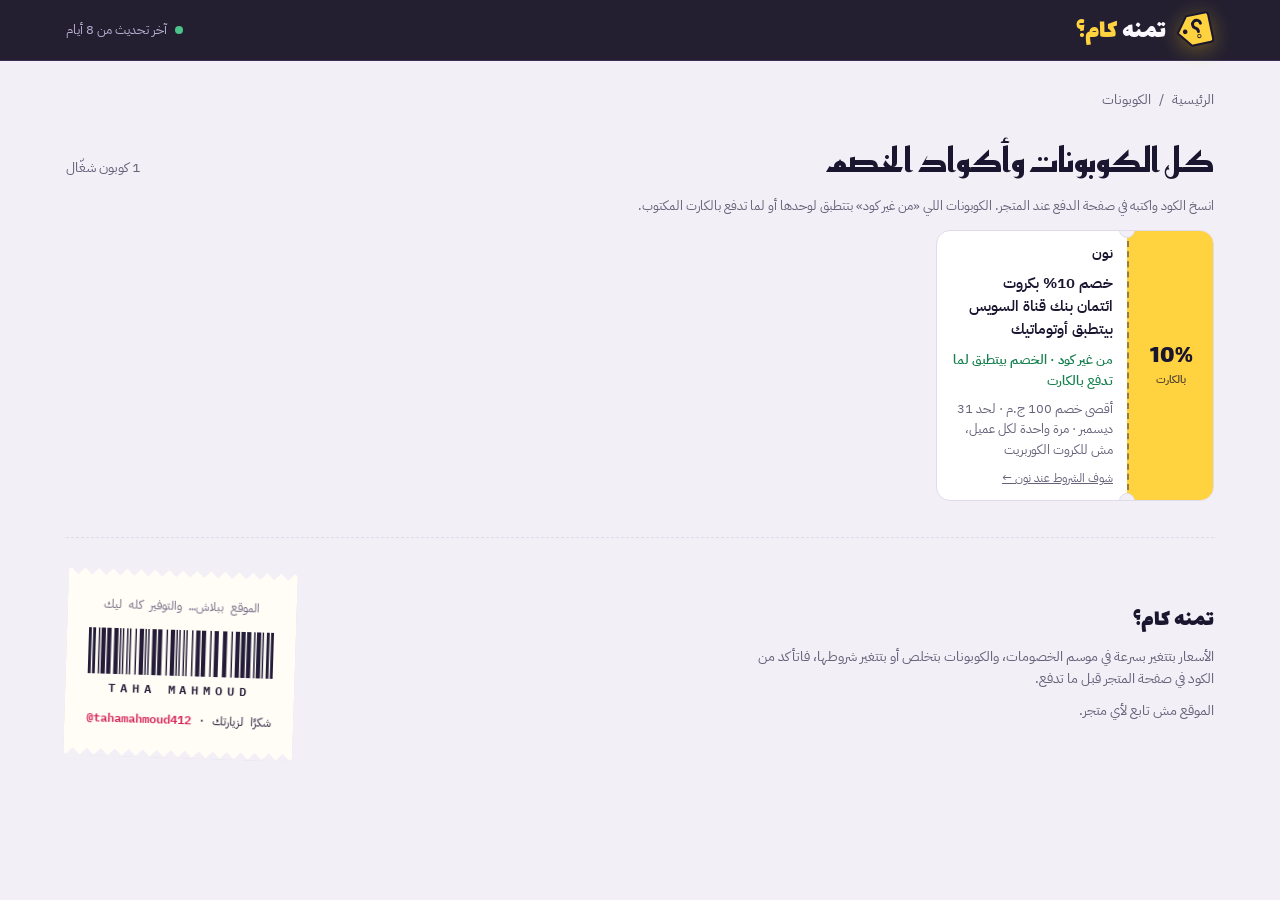
<file: coupons.html>
<!doctype html>
<html lang="ar" dir="rtl">
<head>
<meta charset="utf-8">
<meta name="viewport" content="width=device-width,initial-scale=1,viewport-fit=cover">
<title>كل الكوبونات | تمنه كام؟</title>
<meta name="description" content="كل كوبونات وأكواد خصم البلاك فرايدي في مصر من نون وأمازون وجوميا وغيرهم، بزرار نسخ للكود والشروط ولحد إمتى شغّال.">
<meta name="author" content="طه محمود (Taha Mahmoud)">
<meta name="theme-color" content="#120E1F">
<link rel="icon" type="image/svg+xml" href="assets/logo.svg?v=9">
<link rel="preconnect" href="https://fonts.googleapis.com">
<link rel="preconnect" href="https://fonts.gstatic.com" crossorigin>
<link rel="stylesheet" href="https://fonts.googleapis.com/css2?family=IBM+Plex+Mono:wght@400;600&family=IBM+Plex+Sans+Arabic:wght@400;500;600;700&family=Lalezar&family=Reem+Kufi:wght@600;700&display=swap">
<link rel="stylesheet" href="assets/style.css?v=9">
</head>
<body>
<header class="topbar">
  <div class="in">
    <a class="logo" href="./"><svg class="mark" viewBox="0 0 40 40" aria-hidden="true"><g transform="rotate(-12 20 20)"><path d="M15 5h19a3 3 0 0 1 3 3v24a3 3 0 0 1-3 3H15L3.5 20z" fill="var(--tag)" stroke="var(--tag-ink)" stroke-width="2" stroke-linejoin="round"/><circle cx="11" cy="20" r="2.3" fill="var(--tag-ink)"/><g transform="translate(48 0) scale(-1 1)" fill="none" stroke="var(--tag-ink)" stroke-width="3" stroke-linecap="round" stroke-linejoin="round"><path d="M20.3 14.6a4 4 0 1 1 6.2 3.6c-1.6.9-2.5 1.8-2.5 3.6v.6"/><circle cx="24" cy="27" r=".4" stroke-width="3.4"/></g></g></svg><span>تمنه <b>كام؟</b></span></a>
    <div class="status"><span class="dot" id="dot"></span><span id="statusText">بيحمّل…</span></div>
  </div>
</header>

<main class="wrap">
  <nav class="crumbs" aria-label="مكانك في الموقع"><a href="./">الرئيسية</a><span>/</span><span>الكوبونات</span></nav>

  <section style="display:grid;gap:14px" aria-labelledby="pageH">
    <div class="head"><h1 id="pageH" class="pageh">كل الكوبونات وأكواد الخصم</h1><span id="coupNote"></span></div>
    <p class="dnote" style="margin:0">انسخ الكود واكتبه في صفحة الدفع عند المتجر. الكوبونات اللي «من غير كود» بتتطبق لوحدها أو لما تدفع بالكارت المكتوب.</p>
    <div class="coupchips" id="coupChips"></div>
    <div class="coupons" id="coupons"><div class="empty">بيحمّل الكوبونات…</div></div>
  </section>

  <footer class="site-foot">
    <div class="disclaimer">
      <strong>تمنه كام؟</strong>
      <p style="margin:0">الأسعار بتتغير بسرعة في موسم الخصومات، والكوبونات بتخلص أو بتتغير شروطها، فاتأكد من الكود في صفحة المتجر قبل ما تدفع.</p>
      <p style="margin:0">الموقع مش تابع لأي متجر.</p>
    </div>
    <div id="credit"></div>
  </footer>
</main>

<script src="assets/common.js?v=9"></script>
<script>
(function(){
const {expired,el,loadData,setStatus,mixCoupons,couponCard}=BFR;
const $=id=>document.getElementById(id);
let coupons=[],store="all";
try{store=new URLSearchParams(location.search).get("store")||"all"}catch(e){}

function render(){
  const live=mixCoupons(coupons.filter(c=>!expired(c)));
  $("coupNote").textContent=live.length?live.length+" كوبون شغّال":"";
  const stores=[...new Set(live.map(c=>c.store))].sort();
  if(store!=="all"&&!stores.includes(store))store="all";
  const ch=$("coupChips");ch.textContent="";ch.hidden=stores.length<2;
  [["all","الكل"],...stores.map(s=>[s,s])].forEach(([v,label])=>{
    const n=v==="all"?live.length:live.filter(c=>c.store===v).length;
    const b=el("button","chip",label+" ("+n+")");b.type="button";b.setAttribute("aria-pressed",String(store===v));
    b.onclick=()=>{store=v;render()};ch.appendChild(b);
  });
  const box=$("coupons");box.textContent="";
  const list=live.filter(c=>store==="all"||c.store===store);
  if(!list.length)box.appendChild(el("div","empty","لسه مفيش كوبونات شغّالة. أول ما كوبون ينزل هيظهر هنا."));
  for(const c of list)box.appendChild(couponCard(c));
}
async function load(){
  try{const j=await loadData();coupons=j.coupons;setStatus(j.lastCheck,true);render();BFR.creditFrom(j.deals)}
  catch(e){if(!coupons.length){$("coupons").textContent="";$("coupons").appendChild(el("div","empty","الكوبونات ما حمّلتش. اتأكد من النت وافتح الصفحة تاني."))}setStatus(null,false)}
}
load();
setInterval(load,5*60000);
document.addEventListener("visibilitychange",()=>{if(!document.hidden)load()});
})();
</script>
</body>
</html>
</file>
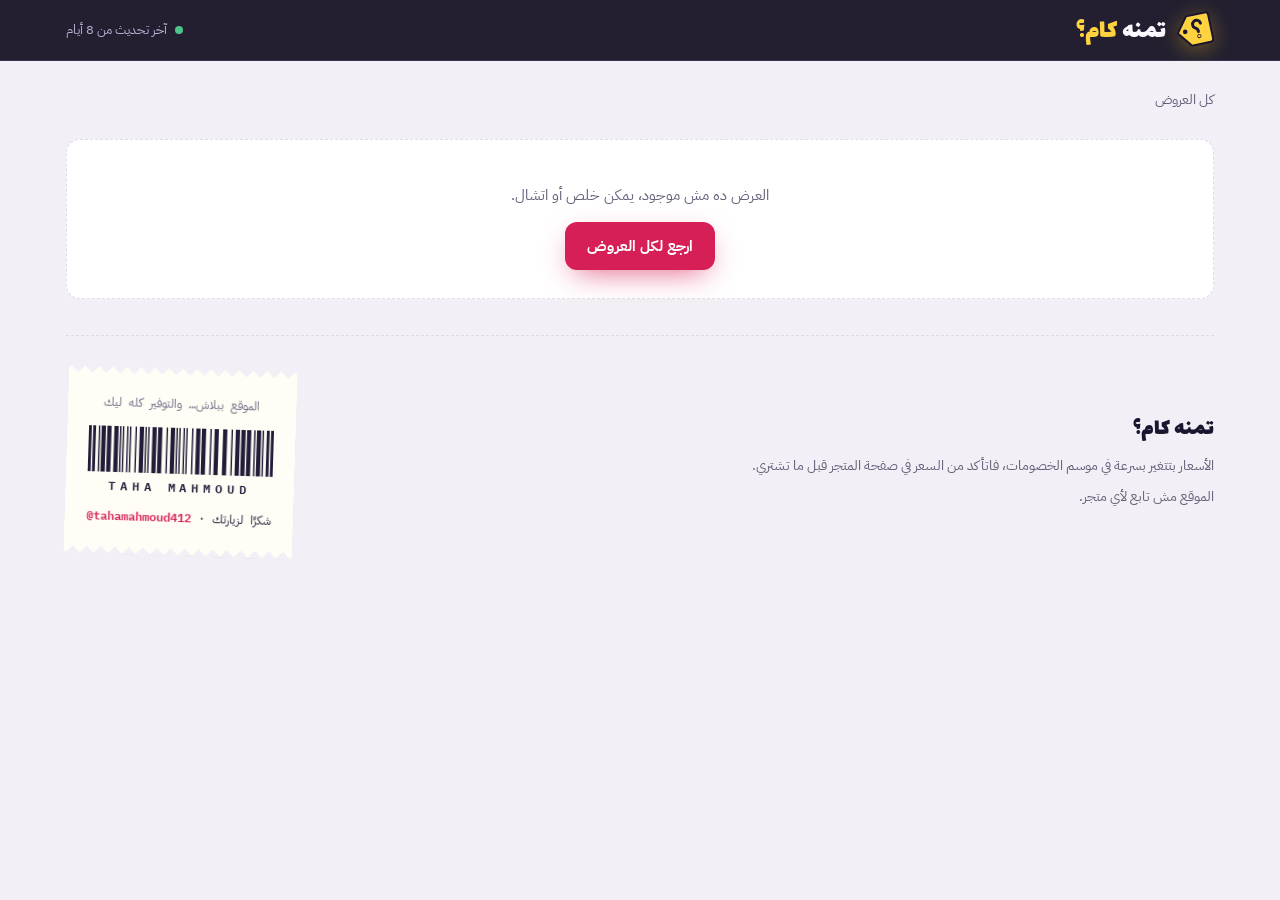
<file: product.html>
<!doctype html>
<html lang="ar" dir="rtl">
<head>
<meta charset="utf-8">
<meta name="viewport" content="width=device-width,initial-scale=1,viewport-fit=cover">
<title>تفاصيل العرض | تمنه كام؟</title>
<meta name="description" content="تفاصيل عرض البلاك فرايدي: السعر قبل وبعد الخصم، والتوفير، ولينك الشراء، وعروض شبهه.">
<meta name="author" content="طه محمود (Taha Mahmoud)">
<meta name="theme-color" content="#120E1F">
<link rel="icon" type="image/svg+xml" href="assets/logo.svg?v=9">
<link rel="preconnect" href="https://fonts.googleapis.com">
<link rel="preconnect" href="https://fonts.gstatic.com" crossorigin>
<link rel="stylesheet" href="https://fonts.googleapis.com/css2?family=IBM+Plex+Mono:wght@400;600&family=IBM+Plex+Sans+Arabic:wght@400;500;600;700&family=Lalezar&family=Reem+Kufi:wght@600;700&display=swap">
<link rel="stylesheet" href="assets/style.css?v=9">
</head>
<body>
<header class="topbar">
  <div class="in">
    <a class="logo" href="./"><svg class="mark" viewBox="0 0 40 40" aria-hidden="true"><g transform="rotate(-12 20 20)"><path d="M15 5h19a3 3 0 0 1 3 3v24a3 3 0 0 1-3 3H15L3.5 20z" fill="var(--tag)" stroke="var(--tag-ink)" stroke-width="2" stroke-linejoin="round"/><circle cx="11" cy="20" r="2.3" fill="var(--tag-ink)"/><g transform="translate(48 0) scale(-1 1)" fill="none" stroke="var(--tag-ink)" stroke-width="3" stroke-linecap="round" stroke-linejoin="round"><path d="M20.3 14.6a4 4 0 1 1 6.2 3.6c-1.6.9-2.5 1.8-2.5 3.6v.6"/><circle cx="24" cy="27" r=".4" stroke-width="3.4"/></g></g></svg><span>تمنه <b>كام؟</b></span></a>
    <div class="status"><span class="dot" id="dot"></span><span id="statusText">بيحمّل…</span></div>
  </div>
</header>

<main class="wrap">
  <nav class="crumbs" aria-label="مكانك في الموقع" id="crumbs"><a href="./">كل العروض</a></nav>

  <section class="product" id="product" aria-live="polite">
    <div class="gallery"><span class="ph">بيحمّل…</span></div>
    <div class="panel"><div class="pricebox"><p class="dnote">بيحمّل تفاصيل العرض…</p></div></div>
  </section>

  <section style="display:grid;gap:16px" aria-labelledby="recH" id="recWrap" hidden>
    <div class="head"><h2 id="recH">ممكن يعجبك كمان</h2><span id="recNote"></span></div>
    <div class="grid" id="rec"></div>
  </section>

  <footer class="site-foot">
    <div class="disclaimer">
      <strong>تمنه كام؟</strong>
      <p style="margin:0">الأسعار بتتغير بسرعة في موسم الخصومات، فاتأكد من السعر في صفحة المتجر قبل ما تشتري.</p>
      <p style="margin:0">الموقع مش تابع لأي متجر.</p>
    </div>
    <div id="credit"></div>
  </footer>
</main>

<script src="assets/common.js?v=9"></script>
<script>
(function(){
const {CATS,fmt,disc,saving,expired,dayLabel,ago,safeUrl,el,picture,card,loadData,setStatus,recommend}=BFR;
const $=id=>document.getElementById(id);
const id=new URLSearchParams(location.search).get("id")||"";

function toast(msg){const t=el("div","toast",msg);t.setAttribute("role","status");document.body.appendChild(t);setTimeout(()=>t.remove(),2200)}

function notFound(){
  const p=$("product");p.textContent="";p.style.gridTemplateColumns="1fr";
  const box=el("div","empty");
  box.appendChild(el("p",null,"العرض ده مش موجود، يمكن خلص أو اتشال."));
  const a=el("a","btn btn-hot","ارجع لكل العروض");a.href="./";box.appendChild(a);
  p.appendChild(box);
}

function renderProduct(d,all){
  document.title=d.title+" | تمنه كام؟";
  const crumbs=$("crumbs");crumbs.textContent="";
  const home=el("a",null,"كل العروض");home.href="./";crumbs.appendChild(home);
  crumbs.appendChild(el("span",null,"/"));crumbs.appendChild(el("span",null,CATS[d.category]||"عرض"));
  crumbs.appendChild(el("span",null,"/"));crumbs.appendChild(el("span",null,d.store));

  const p=$("product");p.textContent="";
  const gal=picture(d,"gallery");
  const p0=disc(d);if(p0){const t=el("span","bigtag num","-"+p0+"%");gal.appendChild(t)}
  p.appendChild(gal);

  const panel=el("div","panel");
  const meta=el("div","meta");meta.appendChild(el("span","store",d.store));
  if(CATS[d.category])meta.appendChild(el("span","cat",CATS[d.category]));
  if(expired(d))meta.appendChild(el("span","pill over","العرض خلص"));
  panel.appendChild(meta);
  panel.appendChild(el("h1",null,d.title));

  const box=el("div","pricebox");
  const row=el("div","row num");
  row.appendChild(el("span","price",(d.priceFrom?"من ":"")+fmt(d.price)+" ج.م"));
  if(d.oldPrice>d.price)row.appendChild(el("span","old","بدل "+fmt(d.oldPrice)+" ج.م"));
  box.appendChild(row);
  if(saving(d)){const r2=el("div","row");r2.appendChild(el("span","savebadge num","هتوفّر "+fmt(Math.round(saving(d)))+" ج.م"));const dt=el("span","num","خصم "+p0+"%");dt.style.color="var(--muted)";r2.appendChild(dt);box.appendChild(r2)}
  if(d.endsAt&&!expired(d)){
    const left=Math.ceil((Date.parse(d.endsAt+"T23:59:59+02:00")-Date.now())/86400000);
    box.appendChild(el("div","ends num","⏳ العرض لحد "+dayLabel(d.endsAt)+(left<=3?" · فاضل "+(left<=1?"يوم واحد":left+" أيام"):"")));
  }
  const acts=el("div","actions");
  const u=safeUrl(d.url);
  if(u){const b=el("a","btn btn-hot","اشتري من "+d.store+" ←");b.href=u;b.target="_blank";b.rel="noopener nofollow";acts.appendChild(b)}
  const share=el("button","btn btn-ghost","انسخ لينك العرض");share.type="button";
  share.onclick=async()=>{
    const link=location.href;
    try{if(navigator.share){await navigator.share({title:d.title,url:link});return}}catch(e){if(e&&e.name==="AbortError")return}
    try{await navigator.clipboard.writeText(link);toast("اتنسخ اللينك ✓")}catch(e){toast("انسخ اللينك من شريط العنوان")}
  };
  acts.appendChild(share);box.appendChild(acts);
  panel.appendChild(box);

  // phones: a buy bar sticks to the bottom once the main buy button scrolls out of view
  if(u&&!expired(d)){
    const bar=el("div","buybar");bar.setAttribute("aria-hidden","true");
    const pp=el("div","p num");pp.appendChild(el("b",null,fmt(d.price)+" ج.م"));if(d.oldPrice>d.price)pp.appendChild(el("small",null,fmt(d.oldPrice)+" ج.م"));
    bar.appendChild(pp);
    const bb=el("a","btn btn-hot","اشتري من "+d.store+" ←");bb.href=u;bb.target="_blank";bb.rel="noopener nofollow";bb.tabIndex=-1;bar.appendChild(bb);
    document.body.appendChild(bar);document.body.classList.add("has-buybar");
    const main=acts.querySelector(".btn-hot");
    if("IntersectionObserver" in window&&main)new IntersectionObserver(([e])=>bar.classList.toggle("show",!e.isIntersecting&&e.boundingClientRect.top<0)).observe(main);
  }

  if(d.note){const n=el("div","notebox");n.appendChild(el("strong",null,"ملاحظة: "));n.appendChild(document.createTextNode(d.note));panel.appendChild(n)}

  const facts=el("dl","facts");
  const fact=(k,v)=>{facts.appendChild(el("dt",null,k));facts.appendChild(el("dd",null,v))};
  fact("المتجر",d.store);
  fact("القسم",CATS[d.category]||"—");
  fact("السعر قبل الخصم",d.oldPrice?fmt(d.oldPrice)+" ج.م":"مش مكتوب");
  fact("اتضاف على الموقع",ago(d.addedAt)||"—");
  if(d.endsAt)fact("آخر يوم للعرض",dayLabel(d.endsAt));
  panel.appendChild(facts);
  panel.appendChild(el("p","dnote","السعر ده اللي كان ظاهر على موقع المتجر وقت ما العرض اتسجل. اتأكد منه قبل الدفع."));
  p.appendChild(panel);

  const recs=recommend(d,all,8);
  if(recs.length){
    $("recWrap").hidden=false;
    $("recNote").textContent=CATS[d.category]?"عروض من "+CATS[d.category]+" ومن متاجر تانية":"";
    const g=$("rec");g.textContent="";recs.forEach(r=>g.appendChild(card(r)));
  }
}

(async()=>{
  try{
    const j=await loadData();
    setStatus(j.lastCheck,true);BFR.creditFrom(j.deals);
    const d=j.deals.find(x=>x.id===id);
    if(!d){notFound();return}
    renderProduct(d,j.deals);
  }catch(e){
    setStatus(null,false);
    const p=$("product");p.textContent="";p.appendChild(el("div","empty","التفاصيل ما حمّلتش. اتأكد من النت وافتح الصفحة تاني."));
  }
})();
})();
</script>
</body>
</html>
</file>
<file: assets/style.css>
/* Layout: a price-tag board. A loud dark hero with countdown and a rotating spotlight deal, a ticker of top discounts,
   then store campaigns, filters and a paginated grid of tag-shaped deal cards. Product page: image + buy panel, then recommendations. RTL. */
:root{
  --bg:#F2F0F6; --surface:#FFFFFF; --ink:#1B1630; --muted:#666079; --line:#E0DBEA;
  --tag:#FFD23F; --tag-ink:#1B1630; --hot:#D61F57; --ok:#16804F; --soon:#9A5B00; --chip:#ECE8F4;
  --pic:#FFFFFF; --pic-ink:#1B1630;
  /* hero is a deliberate dark band in both themes */
  --hero:#120E1F; --hero-2:#1E1733; --hero-ink:#FBF8FF; --hero-muted:#B9B0D3; --hero-line:#3A3057;
  --display:"Reem Kufi", "IBM Plex Sans Arabic", Tahoma, sans-serif;
  --brand:"Lalezar", "Reem Kufi", "IBM Plex Sans Arabic", Tahoma, sans-serif;
  --body:"IBM Plex Sans Arabic", "Segoe UI", Tahoma, sans-serif;
  color-scheme:light;
}
@media (prefers-color-scheme: dark){:root{
  --bg:#13101C; --surface:#1D1929; --ink:#F1EEF8; --muted:#A39DB8; --line:#2F2A42;
  --tag:#F5C518; --tag-ink:#1B1630; --hot:#FF5A85; --ok:#4CC38A; --soon:#E3A845; --chip:#2A2539;
  --pic:#F3F1F7; --pic-ink:#1B1630; --hero:#0C0915; --hero-2:#1A1430; color-scheme:dark}}
*,*::before,*::after{box-sizing:border-box}
html{padding-top:env(safe-area-inset-top,0px);padding-bottom:env(safe-area-inset-bottom,0px);scroll-behavior:smooth}
body{margin:0;background:var(--bg);color:var(--ink);font-family:var(--body);font-size:15px;line-height:1.6}
[hidden]{display:none!important}
.wrap{max-width:1180px;margin:0 auto;padding-left:max(16px,env(safe-area-inset-left,0px));padding-right:max(16px,env(safe-area-inset-right,0px));padding-block:28px 48px;display:grid;gap:28px}
h1,h2,h3{font-family:var(--display);text-wrap:balance;margin:0;line-height:1.25}
h2{font-size:1.3rem}
.num{font-variant-numeric:tabular-nums}
a{color:inherit}
button,input,select{font:inherit;color:inherit}
:focus-visible{outline:2px solid var(--hot);outline-offset:2px;border-radius:6px}
.sr{position:absolute;width:1px;height:1px;overflow:hidden;clip:rect(0 0 0 0);white-space:nowrap}

/* ---------- top bar ---------- */
.topbar{position:sticky;top:env(safe-area-inset-top,0px);z-index:20;background:color-mix(in srgb,var(--hero) 92%,transparent);backdrop-filter:blur(10px);border-bottom:1px solid var(--hero-line);color:var(--hero-ink)}
body::before{content:"";position:fixed;inset:0 0 auto;height:env(safe-area-inset-top,0px);z-index:21;background:var(--hero)}
.topbar .in{max-width:1180px;margin:0 auto;padding-left:max(16px,env(safe-area-inset-left,0px));padding-right:max(16px,env(safe-area-inset-right,0px));padding-block:10px;display:flex;align-items:center;justify-content:space-between;gap:12px}
.logo{display:flex;align-items:center;gap:8px;text-decoration:none;color:inherit;font-family:var(--brand);font-weight:400;font-size:1.7rem;line-height:1;letter-spacing:0}
.logo span{padding-top:.12em}
.logo .mark{width:40px;height:40px;flex:none;filter:drop-shadow(0 4px 10px rgb(245 197 24 / .35));transition:transform .25s ease}
.logo:hover .mark{transform:rotate(-8deg) scale(1.06)}
.logo b{color:var(--tag);font-weight:400}
.status{display:flex;align-items:center;gap:8px;font-size:.8rem;color:var(--hero-muted)}
.dot{width:8px;height:8px;border-radius:50%;background:var(--hero-muted);flex:none}
.dot.live{background:#4CC38A;animation:pulse 2s infinite}
@keyframes pulse{0%{box-shadow:0 0 0 0 rgb(76 195 138 / .6)}70%{box-shadow:0 0 0 8px transparent}100%{box-shadow:0 0 0 0 transparent}}

/* ---------- hero ---------- */
.hero{position:relative;overflow:hidden;background:var(--hero);color:var(--hero-ink);isolation:isolate}
.hero::before{content:"";position:absolute;inset:0;z-index:-2;
  background:
    radial-gradient(60% 80% at 85% 10%, rgb(214 31 87 / .45), transparent 60%),
    radial-gradient(45% 60% at 10% 90%, rgb(255 210 63 / .22), transparent 60%),
    linear-gradient(180deg, var(--hero) 0%, var(--hero-2) 100%)}
.hero::after{content:"";position:absolute;inset:0;z-index:-1;opacity:.35;
  background-image:linear-gradient(var(--hero-line) 1px,transparent 1px),linear-gradient(90deg,var(--hero-line) 1px,transparent 1px);
  background-size:44px 44px;mask-image:radial-gradient(70% 70% at 50% 40%,#000,transparent)}
.hero .ghost{position:absolute;z-index:-1;left:-2%;bottom:-8%;font-family:var(--display);font-weight:700;font-size:clamp(9rem,26vw,22rem);line-height:.8;color:transparent;-webkit-text-stroke:2px rgb(255 255 255 / .07);user-select:none;pointer-events:none;direction:ltr}
.hero .in{max-width:1180px;margin:0 auto;padding-left:max(16px,env(safe-area-inset-left,0px));padding-right:max(16px,env(safe-area-inset-right,0px));padding-block:48px 56px;display:grid;grid-template-columns:minmax(0,1.15fr) minmax(0,.85fr);gap:40px;align-items:center}
.kicker{display:inline-flex;align-items:center;gap:8px;background:rgb(255 255 255 / .08);border:1px solid var(--hero-line);border-radius:999px;padding:4px 14px 4px 6px;font-size:.85rem;color:var(--hero-muted);width:fit-content}
.kicker span{background:var(--hot);color:#fff;border-radius:999px;padding:1px 10px;font-weight:700;font-size:.75rem}
.hero h1{font-size:clamp(2.4rem,6.4vw,4.6rem);line-height:1.08;margin-top:16px;letter-spacing:-.01em}
.hero h1 em{font-style:normal;color:var(--tag);position:relative;white-space:nowrap}
.hero h1 em::after{content:"";position:absolute;inset-inline:0;bottom:.06em;height:.16em;background:var(--hot);z-index:-1;border-radius:4px;transform:skewX(-12deg)}
.hero h1 .strike{color:var(--hero-muted);text-decoration:line-through;text-decoration-color:var(--hot);text-decoration-thickness:.09em;font-size:.55em;vertical-align:.35em;margin-inline-start:.2em}
.hero .lede{color:var(--hero-muted);font-size:1.08rem;max-width:52ch;margin:16px 0 0}
.clock{display:flex;gap:10px;margin-top:10px;flex-wrap:wrap}
.clock div{display:grid;justify-items:center;min-width:76px;padding:10px 8px 8px;border-radius:12px;background:rgb(255 255 255 / .06);border:1px solid var(--hero-line);position:relative;overflow:hidden}
.clock div::before{content:"";position:absolute;inset:50% 0 auto;height:1px;background:rgb(0 0 0 / .35)}
.clock b{font-family:var(--display);font-size:2.4rem;line-height:1;color:var(--hero-ink)}
.clock small{font-size:.72rem;color:var(--hero-muted);margin-top:4px}
.clock .sec b{color:var(--tag)}
.clock-label{font-size:.82rem;color:var(--hero-muted);margin-top:22px}
.ctas{display:flex;gap:12px;flex-wrap:wrap;margin-top:26px}
.btn{display:inline-flex;align-items:center;gap:8px;border:0;border-radius:12px;padding:12px 22px;font-weight:700;text-decoration:none;cursor:pointer;transition:transform .15s ease,filter .15s ease}
.btn:hover{transform:translateY(-2px);filter:brightness(1.06)}
.btn-hot{background:var(--hot);color:#fff;box-shadow:0 10px 30px -10px rgb(214 31 87 / .8)}
.btn-tag{background:var(--tag);color:var(--tag-ink)}
.btn-ghost{background:transparent;color:inherit;border:1px solid currentColor}
.stats{display:flex;gap:28px;flex-wrap:wrap;margin-top:30px;padding-top:22px;border-top:1px dashed var(--hero-line)}
.stats div{display:grid}
.stats b{font-family:var(--display);font-size:1.7rem;line-height:1.1;color:var(--hero-ink)}
.stats small{color:var(--hero-muted);font-size:.8rem}

/* spotlight */
.spot{position:relative;display:grid;gap:14px;background:var(--surface);color:var(--ink);border-radius:22px 22px 22px 6px;padding:16px;text-decoration:none;transform:rotate(-2.5deg);box-shadow:0 30px 60px -20px rgb(0 0 0 / .6),0 0 0 1px rgb(255 255 255 / .06);transition:transform .3s ease}
.spot:hover{transform:rotate(0) scale(1.01)}
.spot::before{content:"";position:absolute;top:18px;right:18px;width:14px;height:14px;border-radius:50%;background:var(--hero);box-shadow:inset 0 0 0 3px var(--line)}
.spot .cap{position:absolute;top:-14px;left:22px;background:var(--hot);color:#fff;font-weight:700;font-size:.8rem;border-radius:999px;padding:4px 14px;transform:rotate(2.5deg);box-shadow:0 6px 16px -6px rgb(214 31 87 / .9)}
.spot .pic{aspect-ratio:5/4}
.spot .big{position:absolute;top:28px;left:28px;z-index:1;background:var(--tag);color:var(--tag-ink);font-family:var(--display);font-size:2.2rem;line-height:1;padding:10px 14px;border-radius:6px 16px 16px 6px;box-shadow:0 8px 20px -8px rgb(0 0 0 / .4)}
.spot h3{font-size:1.05rem;font-family:var(--body);font-weight:600;line-height:1.45}
.spot .row{display:flex;justify-content:space-between;align-items:baseline;gap:10px;flex-wrap:wrap}
.spot .price{font-size:1.6rem}
.spot .fade{animation:fadein .5s ease}
@keyframes fadein{from{opacity:0;transform:translateY(6px)}to{opacity:1;transform:none}}
.dots{display:flex;gap:6px;justify-content:center}
.dots button{width:8px;height:8px;border-radius:999px;border:0;padding:0;background:var(--line);cursor:pointer;transition:width .2s}
.dots button[aria-current="true"]{width:22px;background:var(--hot)}

/* ticker */
.ticker{background:var(--tag);color:var(--tag-ink);overflow:hidden;border-block:2px solid var(--tag-ink);direction:ltr}
.ticker .track{display:flex;gap:0;width:max-content;animation:tick 60s linear infinite;direction:ltr}
.ticker:hover .track{animation-play-state:paused}
@keyframes tick{from{transform:translateX(0)}to{transform:translateX(-50%)}}
.ticker a{display:flex;align-items:center;gap:10px;padding:10px 22px;text-decoration:none;white-space:nowrap;font-weight:600;border-inline-end:2px dashed rgb(27 22 48 / .35);direction:rtl}
.ticker img{width:30px;height:30px;object-fit:contain;background:#fff;border-radius:6px;padding:2px}
.ticker b{font-family:var(--display);background:var(--tag-ink);color:var(--tag);border-radius:4px;padding:0 8px;direction:ltr}

/* ---------- campaigns ---------- */
.camps{display:grid;grid-template-columns:repeat(auto-fill,minmax(230px,1fr));gap:12px}
.camp{background:var(--surface);border:1px solid var(--line);border-radius:12px;padding:14px 16px;display:grid;gap:6px;align-content:start}
.camp .row{display:flex;justify-content:space-between;align-items:center;gap:8px}
.camp h3{font-size:1rem}
.camp .dates{font-size:.88rem;color:var(--muted)}
.camp .note{font-size:.85rem;margin:0}
.pill{font-size:.75rem;font-weight:600;padding:2px 10px;border-radius:999px;white-space:nowrap;border:1px solid currentColor}
.pill.live{color:var(--ok)} .pill.soon{color:var(--soon)} .pill.over{color:var(--muted)}
.conf{font-size:.75rem;color:var(--muted)}

/* ---------- coupons: cut-out tickets ---------- */
.coupons{display:grid;grid-template-columns:repeat(auto-fill,minmax(270px,1fr));gap:12px}
.coupon{position:relative;display:grid;grid-template-columns:86px 1fr;background:var(--surface);border:1px solid var(--line);border-radius:14px;min-width:0;overflow:hidden}
.coupon .off{display:grid;place-items:center;align-content:center;gap:4px;padding:14px 6px;background:var(--tag);color:var(--tag-ink);font-family:var(--brand);font-size:1.6rem;line-height:1;text-align:center;border-inline-end:2px dashed rgb(27 22 48 / .45)}
.coupon .off small{font-family:var(--body);font-size:.68rem;font-weight:600;opacity:.75}
.coupon::before,.coupon::after{content:"";position:absolute;inset-inline-start:78px;width:16px;height:16px;border-radius:50%;background:var(--bg);border:1px solid var(--line)}
.coupon::before{top:-9px} .coupon::after{bottom:-9px}
.coupon .body{display:grid;gap:8px;padding:12px 14px;min-width:0;align-content:start}
.coupon .meta{display:flex;gap:8px;align-items:center;flex-wrap:wrap;font-size:.78rem}
.coupon h3{font-family:var(--body);font-size:.95rem;font-weight:600;line-height:1.5}
.coupon .code{display:flex;align-items:stretch;border:1.5px dashed var(--hot);border-radius:10px;overflow:hidden;direction:ltr}
.coupon .code b{flex:1;min-width:0;padding:6px 8px;font-family:"IBM Plex Mono",monospace;font-weight:600;font-size:.92rem;letter-spacing:.02em;white-space:nowrap;overflow-x:auto;scrollbar-width:none;user-select:all}
.coupon .code button{border:0;background:var(--hot);color:#fff;font-weight:600;font-size:.82rem;padding:0 10px;cursor:pointer;white-space:nowrap;direction:rtl}
.coupchips{display:flex;flex-wrap:wrap;gap:8px}
.pageh{font-size:clamp(1.5rem,4vw,2.1rem)}

/* home page strip: small tickets that swipe sideways */
.coupstrip{display:grid;gap:10px}
.coupstrip .head{align-items:center}
.seeall{font-size:.88rem;font-weight:600;color:var(--hot);text-decoration:none;white-space:nowrap}
.seeall:hover{text-decoration:underline}
.coupons.mini{display:flex;gap:10px;overflow-x:auto;scroll-snap-type:x proximity;padding-block:9px 6px;scrollbar-width:thin}
.coupon.mini{flex:0 0 250px;grid-template-columns:58px 1fr;border-radius:10px;scroll-snap-align:start}
.coupon.mini .off{min-width:0;padding:6px 4px;font-size:1.05rem;gap:0}
.coupon.mini::before,.coupon.mini::after{inset-inline-start:51px;width:12px;height:12px}
.coupon.mini::before{top:-7px} .coupon.mini::after{bottom:-7px}
.coupon.mini .body{gap:5px;padding:8px 10px}
.coupon.mini .line{margin:0;font-size:.8rem;line-height:1.35;white-space:nowrap;overflow:hidden;text-overflow:ellipsis}
.coupon.mini .line b{font-weight:700}
.coupon.mini .code{border-width:1px;border-radius:7px}
.coupon.mini .code b{font-size:.8rem;padding:3px 7px}
.coupon.mini .code button{font-size:.72rem;padding:0 8px}
.coupon.mini .nocode{font-size:.74rem}
.coupon .code button.done{background:var(--ok)}
.coupon .nocode{font-size:.82rem;font-weight:600;color:var(--ok)}
.coupon .terms{margin:0;font-size:.8rem;color:var(--muted)}
.coupon .src{font-size:.78rem;color:var(--muted)}
.coupon .src a{color:inherit}

/* ---------- filters ---------- */
.bar{display:grid;gap:12px;background:var(--surface);border:1px solid var(--line);border-radius:14px;padding:14px}
.bar .r{display:flex;flex-wrap:wrap;gap:8px;align-items:center}
.bar input[type=search]{flex:1 1 220px;min-width:0;padding:10px 14px;border-radius:10px;border:1px solid var(--line);background:var(--bg)}
.bar select{padding:9px 12px;border-radius:10px;border:1px solid var(--line);background:var(--bg)}
.lbl{font-size:.78rem;color:var(--muted);letter-spacing:.02em;margin-inline-end:4px}
.chip{border:1px solid var(--line);background:var(--chip);border-radius:999px;padding:5px 12px;cursor:pointer;font-size:.88rem}
.chip[aria-pressed="true"]{background:var(--ink);color:var(--bg);border-color:var(--ink)}
.toggle{display:flex;gap:6px;align-items:center;font-size:.88rem;cursor:pointer}

/* ---------- deal cards ---------- */
.head{display:flex;justify-content:space-between;align-items:baseline;gap:12px;flex-wrap:wrap}
.head span{color:var(--muted);font-size:.9rem}
.grid{display:grid;grid-template-columns:repeat(auto-fill,minmax(250px,1fr));gap:14px}
.deal{position:relative;background:var(--surface);border:1px solid var(--line);border-radius:14px;padding:12px 12px 16px;display:grid;gap:10px;grid-template-rows:auto auto 1fr auto auto;min-width:0;transition:transform .2s ease,box-shadow .2s ease,border-color .2s ease}
.deal:hover{transform:translateY(-3px);box-shadow:0 18px 40px -22px rgb(27 22 48 / .45);border-color:color-mix(in srgb,var(--hot) 40%,var(--line))}
.deal.flash{animation:flash 2.4s ease-out}
@keyframes flash{0%{border-color:var(--hot);box-shadow:0 0 0 3px rgb(214 31 87 / .35)}100%{}}
.deal > :not(.pic):not(.tag){padding-inline:4px}
.pic{display:grid;place-items:center;aspect-ratio:4/3;max-width:100%;background:var(--pic);border-radius:10px;overflow:hidden;text-decoration:none}
.pic img{width:100%;height:100%;object-fit:contain;padding:10px;transition:transform .3s ease}
.deal:hover .pic img{transform:scale(1.05)}
.pic .ph{font-family:var(--display);font-size:1.6rem;color:var(--pic-ink);opacity:.5}
.meta{display:flex;gap:6px;flex-wrap:wrap;align-items:center}
.store{font-weight:700;font-size:.85rem}
.cat{font-size:.75rem;color:var(--muted);background:var(--chip);border-radius:6px;padding:1px 8px;text-decoration:none}
.new{font-size:.72rem;font-weight:700;color:var(--hot)}
.tag{position:absolute;top:22px;left:22px;z-index:1;box-shadow:0 1px 3px rgb(0 0 0 / .15);background:var(--tag);color:var(--tag-ink);font-family:var(--display);font-size:1.1rem;padding:4px 10px 4px 12px;border-radius:10px 4px 4px 10px;display:flex;align-items:center;gap:6px}
.tag::after{content:"";width:7px;height:7px;border-radius:50%;background:var(--surface)}
.title{margin:0;font-weight:600;font-size:.98rem;line-height:1.5;overflow-wrap:anywhere;font-family:var(--body)}
.title a{text-decoration:none}
.title a::after{content:"";position:absolute;inset:0;border-radius:14px}
.prices{display:flex;flex-wrap:wrap;gap:4px 10px;align-items:baseline}
.price{font-size:1.45rem;font-weight:700}
.old{color:var(--muted);text-decoration:line-through;font-size:.9rem}
.save{width:100%;font-size:.82rem;color:var(--ok);font-weight:600}
.dnote{font-size:.82rem;color:var(--muted);margin:0}
.foot{display:flex;justify-content:space-between;align-items:center;gap:8px;border-top:1px dashed var(--line);padding-top:10px;font-size:.8rem;color:var(--muted)}
.go{position:relative;z-index:2;background:var(--hot);color:#fff;text-decoration:none;font-weight:600;padding:6px 14px;border-radius:8px;font-size:.85rem;white-space:nowrap}
.go:hover{filter:brightness(1.08)}
.go.alt{background:var(--chip);color:var(--ink)}
.empty{background:var(--surface);border:1px dashed var(--line);border-radius:14px;padding:28px;text-align:center;color:var(--muted);grid-column:1/-1}

/* ---------- pagination ---------- */
.pager{display:flex;justify-content:center;align-items:center;gap:6px;flex-wrap:wrap}
.pager button{min-width:40px;height:40px;padding:0 12px;border-radius:10px;border:1px solid var(--line);background:var(--surface);cursor:pointer;font-weight:600}
.pager button:hover:not(:disabled){border-color:var(--hot);color:var(--hot)}
.pager button[aria-current="page"]{background:var(--ink);color:var(--bg);border-color:var(--ink)}
.pager button:disabled{opacity:.4;cursor:default}
.pager .gap{color:var(--muted);padding:0 4px}
.pager-info{text-align:center;color:var(--muted);font-size:.85rem}

/* ---------- product page ---------- */
.crumbs{display:flex;gap:8px;flex-wrap:wrap;font-size:.85rem;color:var(--muted)}
.crumbs a{text-decoration:none}
.crumbs a:hover{color:var(--hot)}
.product{display:grid;grid-template-columns:minmax(0,1fr) minmax(0,1fr);gap:28px;align-items:start}
.gallery{position:relative;background:var(--pic);border-radius:20px;border:1px solid var(--line);aspect-ratio:1/1;max-width:100%;display:grid;place-items:center;overflow:hidden}
.gallery img{width:100%;height:100%;object-fit:contain;padding:28px}
.gallery .ph{font-family:var(--display);font-size:2.4rem;color:var(--pic-ink);opacity:.4}
.gallery .bigtag{position:absolute;top:18px;left:18px;background:var(--tag);color:var(--tag-ink);font-family:var(--display);font-size:2rem;line-height:1;padding:10px 16px;border-radius:16px 6px 6px 16px;direction:ltr}
.panel{display:grid;gap:16px;min-width:0}
.panel h1{font-family:var(--body);font-weight:700;font-size:clamp(1.3rem,2.6vw,1.75rem);line-height:1.45;overflow-wrap:anywhere}
.pricebox{background:var(--surface);border:1px solid var(--line);border-radius:16px;padding:18px;display:grid;gap:10px}
.pricebox .price{font-size:2.4rem;font-family:var(--display);line-height:1.1}
.pricebox .row{display:flex;gap:12px;align-items:baseline;flex-wrap:wrap}
.savebadge{background:color-mix(in srgb,var(--ok) 14%,transparent);color:var(--ok);font-weight:700;border-radius:999px;padding:3px 12px;font-size:.88rem}
.ends{display:flex;gap:8px;align-items:center;font-size:.9rem;color:var(--soon);font-weight:600}
.actions{display:flex;gap:10px;flex-wrap:wrap}
.facts{display:grid;grid-template-columns:auto 1fr;gap:8px 16px;margin:0;background:var(--surface);border:1px solid var(--line);border-radius:16px;padding:16px 18px;font-size:.92rem}
.facts dt{color:var(--muted)}
.facts dd{margin:0;font-weight:600;min-width:0;overflow-wrap:anywhere}
.notebox{background:color-mix(in srgb,var(--tag) 22%,var(--surface));border-radius:12px;padding:12px 16px;font-size:.92rem}
.toast{position:fixed;bottom:calc(20px + env(safe-area-inset-bottom,0px));left:50%;transform:translateX(-50%);background:var(--ink);color:var(--bg);padding:10px 18px;border-radius:10px;font-size:.9rem;z-index:30}

footer.site{color:var(--muted);font-size:.82rem;max-width:75ch}

/* ---------- footer + receipt credit ---------- */
.site-foot{display:grid;grid-template-columns:minmax(0,1fr) auto;gap:36px;align-items:center;border-top:1px dashed var(--line);padding-top:32px;margin-top:8px}
.site-foot .disclaimer{color:var(--muted);font-size:.85rem;max-width:58ch;margin:0;display:grid;gap:10px}
.site-foot .disclaimer strong{color:var(--ink);font-family:var(--brand);font-size:1.5rem;font-weight:400;line-height:1.2}
.receipt{--paper:#FFFDF6;--rink:#221C38;--rmuted:#6E6782;
  position:relative;width:min(340px,100%);justify-self:end;background:var(--paper);color:var(--rink);
  font-family:"IBM Plex Mono","IBM Plex Sans Arabic",monospace;font-size:.82rem;line-height:1.7;
  padding:24px 22px 28px;transform:rotate(1.8deg);transition:transform .35s ease;filter:drop-shadow(0 18px 24px rgb(0 0 0 / .22));
  -webkit-mask:conic-gradient(from -45deg at bottom,#0000,#000 1deg 89deg,#0000 90deg) 50% 100%/14px 51% repeat-x,conic-gradient(from 135deg at top,#0000,#000 1deg 89deg,#0000 90deg) 50% 0/14px 51% repeat-x;
          mask:conic-gradient(from -45deg at bottom,#0000,#000 1deg 89deg,#0000 90deg) 50% 100%/14px 51% repeat-x,conic-gradient(from 135deg at top,#0000,#000 1deg 89deg,#0000 90deg) 50% 0/14px 51% repeat-x}
.receipt:hover{transform:rotate(0) translateY(-4px)}
.receipt .rh{text-align:center;display:grid;gap:2px;margin-bottom:12px}
.receipt .rh b{font-family:var(--display);font-size:1.15rem;letter-spacing:.01em}
.receipt .rh small{color:var(--rmuted);font-size:.72rem}
.receipt hr{border:0;border-top:2px dashed #CFC9DA;margin:10px 0}
.receipt .ln{display:flex;align-items:baseline;gap:6px}
.receipt .ln .k{white-space:nowrap}
.receipt .ln .fill{flex:1;min-width:12px;border-bottom:2px dotted #BDB6CB;transform:translateY(-5px)}
.receipt .ln .v{white-space:nowrap;font-weight:600}
.receipt .ln .nm{font-family:var(--display);font-size:1.12rem;font-weight:700;position:relative;padding-inline:2px;z-index:0}
.receipt .ln .nm::after{content:"";position:absolute;inset:auto -3px .15em;height:.5em;background:#FFD23F;z-index:-1;transform:skewX(-14deg);border-radius:3px}
.receipt .total{display:flex;justify-content:space-between;align-items:baseline;font-weight:700;font-size:1rem;margin-top:4px}
.receipt .total b{font-family:var(--display);font-size:1.5rem}
.receipt .tnote{color:var(--rmuted);font-size:.72rem;text-align:center;margin:2px 0 0}
.receipt .bars{display:block;width:100%;height:46px;margin-top:14px}
.receipt .bars rect{fill:var(--rink)}
.receipt .spell{direction:ltr;text-align:center;letter-spacing:.42em;font-size:.72rem;font-weight:600;margin-top:4px}
.receipt .thanks{text-align:center;margin-top:10px;font-size:.78rem}
.receipt .thanks a{color:#D61F57;text-decoration:none;font-weight:600;direction:ltr;display:inline-block}
.receipt .thanks a:hover{text-decoration:underline}
.stamp{position:absolute;bottom:128px;right:calc(50% - 48px);width:96px;height:96px;border-radius:50%;border:3px double #D61F57;color:#D61F57;display:grid;place-items:center;text-align:center;
  font-family:var(--display);font-size:.78rem;line-height:1.25;transform:rotate(-18deg);opacity:.78;mix-blend-mode:multiply;pointer-events:none}
.stamp b{display:block;font-size:1.05rem}
@media (max-width:860px){
  .site-foot{grid-template-columns:1fr;gap:28px}
  .receipt{justify-self:center}
}
@media (max-width:640px){
  .receipt{transform:rotate(1deg);font-size:.78rem;padding-inline:18px}
  .stamp{width:84px;height:84px;bottom:124px;right:calc(50% - 42px)}
}

/* mobile buy bar (product page) — only shown on phones */
.buybar{display:none}

/* ---------- responsive ---------- */
/* large screens: a bit more room for the grid */
@media (min-width:1400px){
  .wrap,.topbar .in,.hero .in{max-width:1320px}
  .grid{grid-template-columns:repeat(auto-fill,minmax(270px,1fr))}
}

/* tablets and small laptops */
@media (max-width:1024px){
  .hero .in{gap:28px}
  .hero h1{font-size:clamp(2.2rem,6vw,3.6rem)}
  .grid{grid-template-columns:repeat(auto-fill,minmax(220px,1fr))}
}

/* tablets portrait: hero stacks */
@media (max-width:860px){
  .hero .in{grid-template-columns:1fr;padding-block:36px 44px;gap:34px}
  .spot{transform:rotate(-1.5deg);max-width:440px;justify-self:center;width:100%}
  .spot + .dots{max-width:440px;margin-inline:auto}
  .clock div{min-width:64px}
  .clock b{font-size:2rem}
  .product{grid-template-columns:1fr}
  .gallery{aspect-ratio:4/3;max-height:60vh;width:100%}
  .camps{grid-template-columns:repeat(2,minmax(0,1fr))}
}

/* phones */
@media (max-width:640px){
  body{font-size:14px}
  .wrap{gap:22px;padding-block:20px 36px}
  h2{font-size:1.15rem}
  .topbar .in{padding-block:8px}
  .logo{font-size:1.4rem}
  .logo .mark{width:34px;height:34px}

  /* hero */
  .hero .in{padding-block:26px 34px;gap:28px}
  .kicker{font-size:.78rem}
  .hero h1{font-size:clamp(2rem,10vw,2.6rem);margin-top:12px}
  .hero .lede{font-size:.98rem}
  .clock{gap:8px}
  .clock div{min-width:0;flex:1;padding:8px 4px 6px}
  .clock b{font-size:1.7rem}
  .ctas{gap:10px}
  .ctas .btn{flex:1 1 140px;justify-content:center;padding:12px 14px}
  .stats{display:grid;grid-template-columns:repeat(2,minmax(0,1fr));gap:14px 16px}
  .stats b{font-size:1.4rem}
  .spot{padding:12px;transform:rotate(-1deg)}
  .spot .big{font-size:1.6rem;top:22px;left:22px;padding:8px 12px}
  .spot .price{font-size:1.35rem}
  .ticker a{padding:8px 16px;font-size:.85rem}
  .ticker img{width:26px;height:26px}

  /* campaigns: swipe sideways instead of a tall stack */
  .camps{display:flex;overflow-x:auto;scroll-snap-type:x mandatory;gap:10px;padding-bottom:6px;margin-inline:calc(-1 * max(16px,env(safe-area-inset-right,0px))) calc(-1 * max(16px,env(safe-area-inset-left,0px)));padding-inline:max(16px,env(safe-area-inset-right,0px)) max(16px,env(safe-area-inset-left,0px));scrollbar-width:none}
  .camps::-webkit-scrollbar{display:none}
  .camp{flex:0 0 82%;scroll-snap-align:start}
  .coupons{grid-template-columns:1fr;gap:10px}
  .coupons.mini{margin-inline:calc(-1 * max(16px,env(safe-area-inset-right,0px))) calc(-1 * max(16px,env(safe-area-inset-left,0px)));padding-inline:max(16px,env(safe-area-inset-right,0px)) max(16px,env(safe-area-inset-left,0px));scrollbar-width:none;scroll-snap-type:x mandatory}
  .coupons.mini::-webkit-scrollbar{display:none}
  .coupon.mini{flex-basis:78%}

  /* filters: chips swipe sideways in one row */
  .bar{padding:12px;gap:10px}
  .bar input[type=search]{flex:1 1 100%}
  .bar select{flex:1 1 auto}
  #storeChips,#catChips{flex-wrap:nowrap;overflow-x:auto;scrollbar-width:none;margin-inline:-12px;padding-inline:12px}
  #storeChips::-webkit-scrollbar,#catChips::-webkit-scrollbar{display:none}
  .chip,.lbl{flex:none}

  /* deals: two compact cards per row */
  .grid{grid-template-columns:repeat(2,minmax(0,1fr));gap:10px}
  .deal{padding:8px 8px 10px;gap:6px;border-radius:12px}
  .deal > :not(.pic):not(.tag){padding-inline:2px}
  .pic{aspect-ratio:1/1;border-radius:8px}
  .pic img{padding:6px}
  .tag{top:14px;left:14px;font-size:.85rem;padding:2px 8px;border-radius:8px 3px 3px 8px}
  .tag::after{display:none}
  .meta{gap:4px}
  .store{font-size:.75rem}
  .cat{font-size:.68rem;padding:0 6px}
  .new{font-size:.66rem}
  .title{font-size:.84rem;line-height:1.45}
  .prices{gap:2px 6px}
  .price{font-size:1.08rem}
  .old{font-size:.76rem}
  .save{font-size:.72rem}
  .dnote{font-size:.72rem;line-height:1.4}
  .foot{flex-direction:column;align-items:stretch;gap:6px;padding-top:8px}
  .foot > span{display:none}
  .go{text-align:center;padding:6px 8px;font-size:.78rem;white-space:normal}

  /* pagination: arrows only */
  .pager{gap:4px}
  .pager button{min-width:36px;height:36px;padding:0 8px}
  .pager .txt{display:none}

  /* product page */
  .crumbs{font-size:.8rem}
  .gallery{aspect-ratio:1/1;max-height:none;border-radius:16px}
  .gallery img{padding:16px}
  .gallery .bigtag{font-size:1.5rem;padding:8px 12px;top:12px;left:12px}
  .pricebox{padding:14px}
  .pricebox .price{font-size:2rem}
  .actions .btn{flex:1 1 100%;justify-content:center}
  .facts{font-size:.86rem;padding:14px}
  .buybar{display:flex;position:fixed;inset:auto 0 0;z-index:25;align-items:center;justify-content:space-between;gap:12px;background:var(--surface);border-top:1px solid var(--line);box-shadow:0 -10px 30px -15px rgb(0 0 0 / .35);padding:10px max(16px,env(safe-area-inset-right,0px)) calc(10px + env(safe-area-inset-bottom,0px)) max(16px,env(safe-area-inset-left,0px));transform:translateY(110%);transition:transform .25s ease}
  .buybar.show{transform:none}
  .buybar .p{display:grid;line-height:1.25;min-width:0}
  .buybar .p b{font-family:var(--display);font-size:1.3rem}
  .buybar .p small{color:var(--muted);text-decoration:line-through;font-size:.78rem}
  .buybar .btn{padding:10px 16px;flex:none}
  body.has-buybar{padding-bottom:76px}
}

/* very small phones */
@media (max-width:360px){
  .grid{gap:8px}
  .title{font-size:.8rem}
  .price{font-size:1rem}
  .clock small{font-size:.65rem}
  .hero h1{font-size:1.85rem}
}
@media (max-width:420px){
  .status span:last-child{display:none}
}
@media (prefers-reduced-motion:reduce){*{animation:none!important;transition:none!important}html{scroll-behavior:auto}}
</file>
